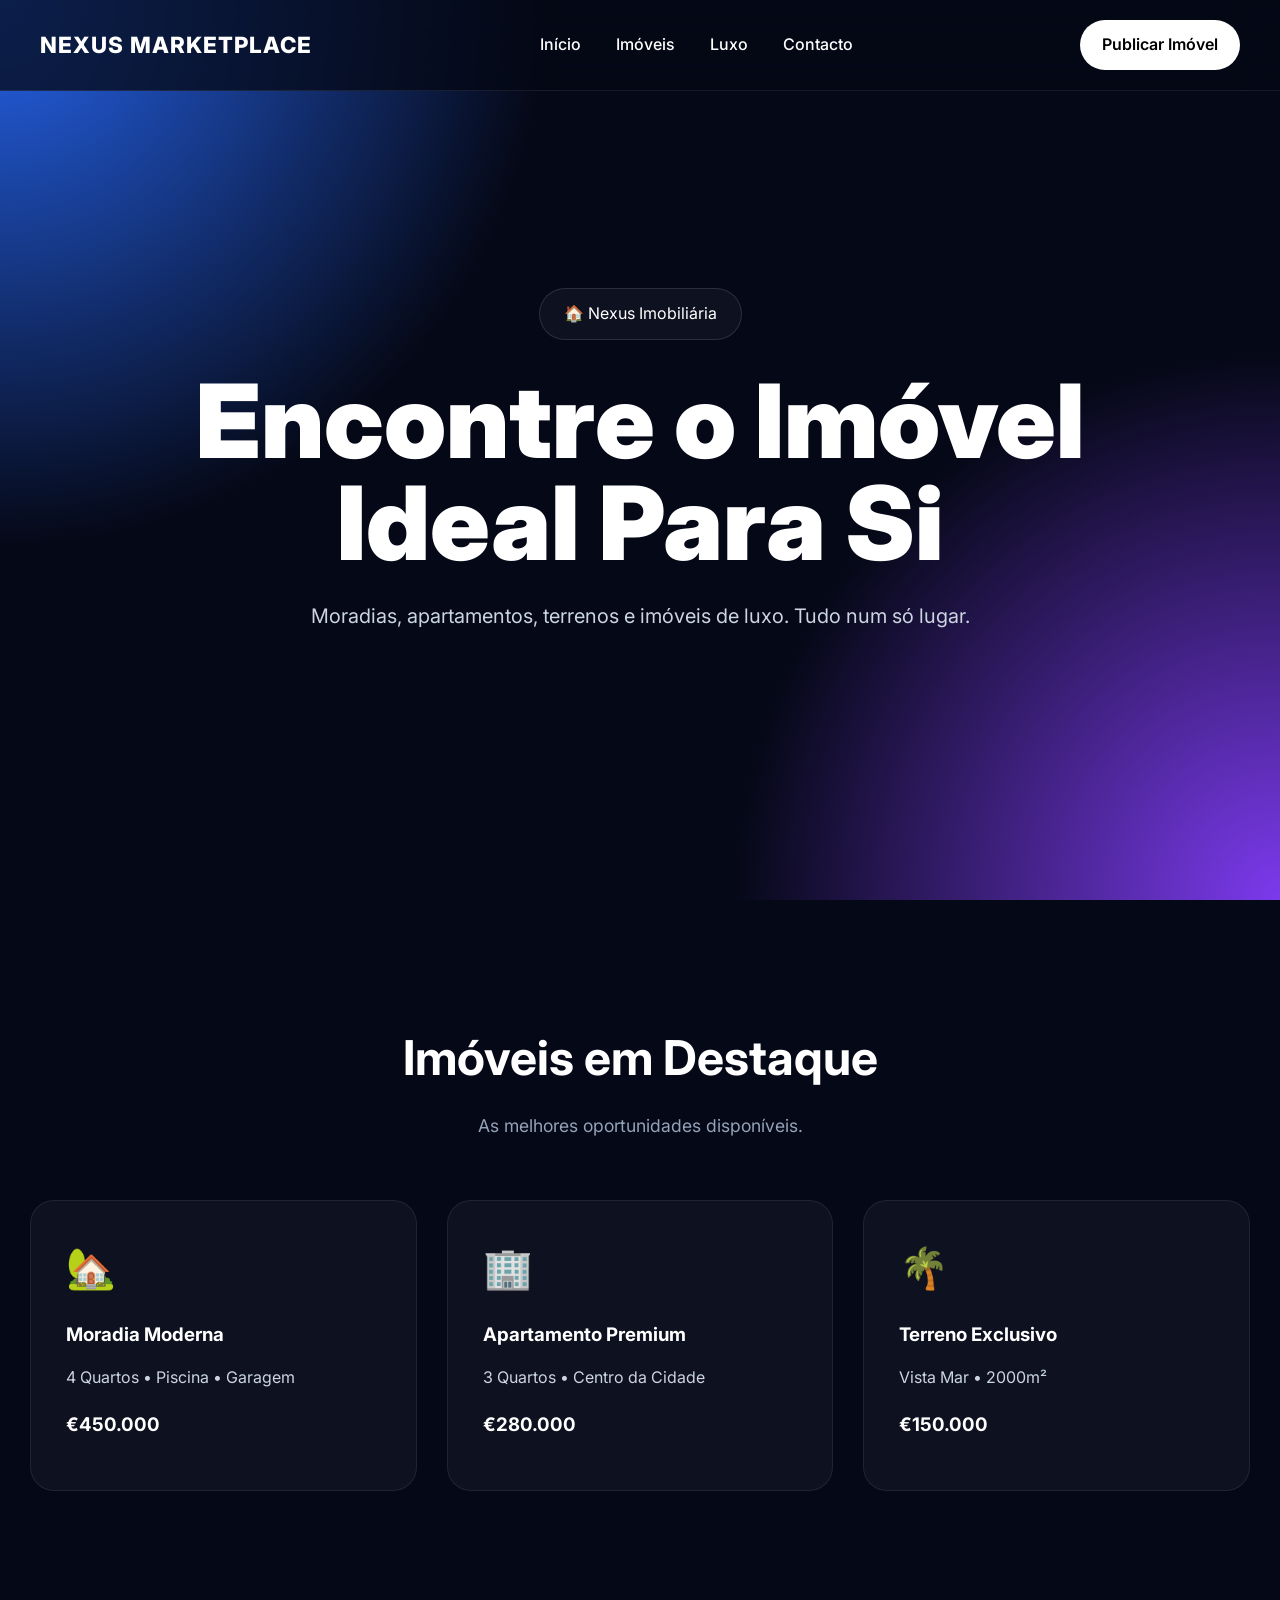
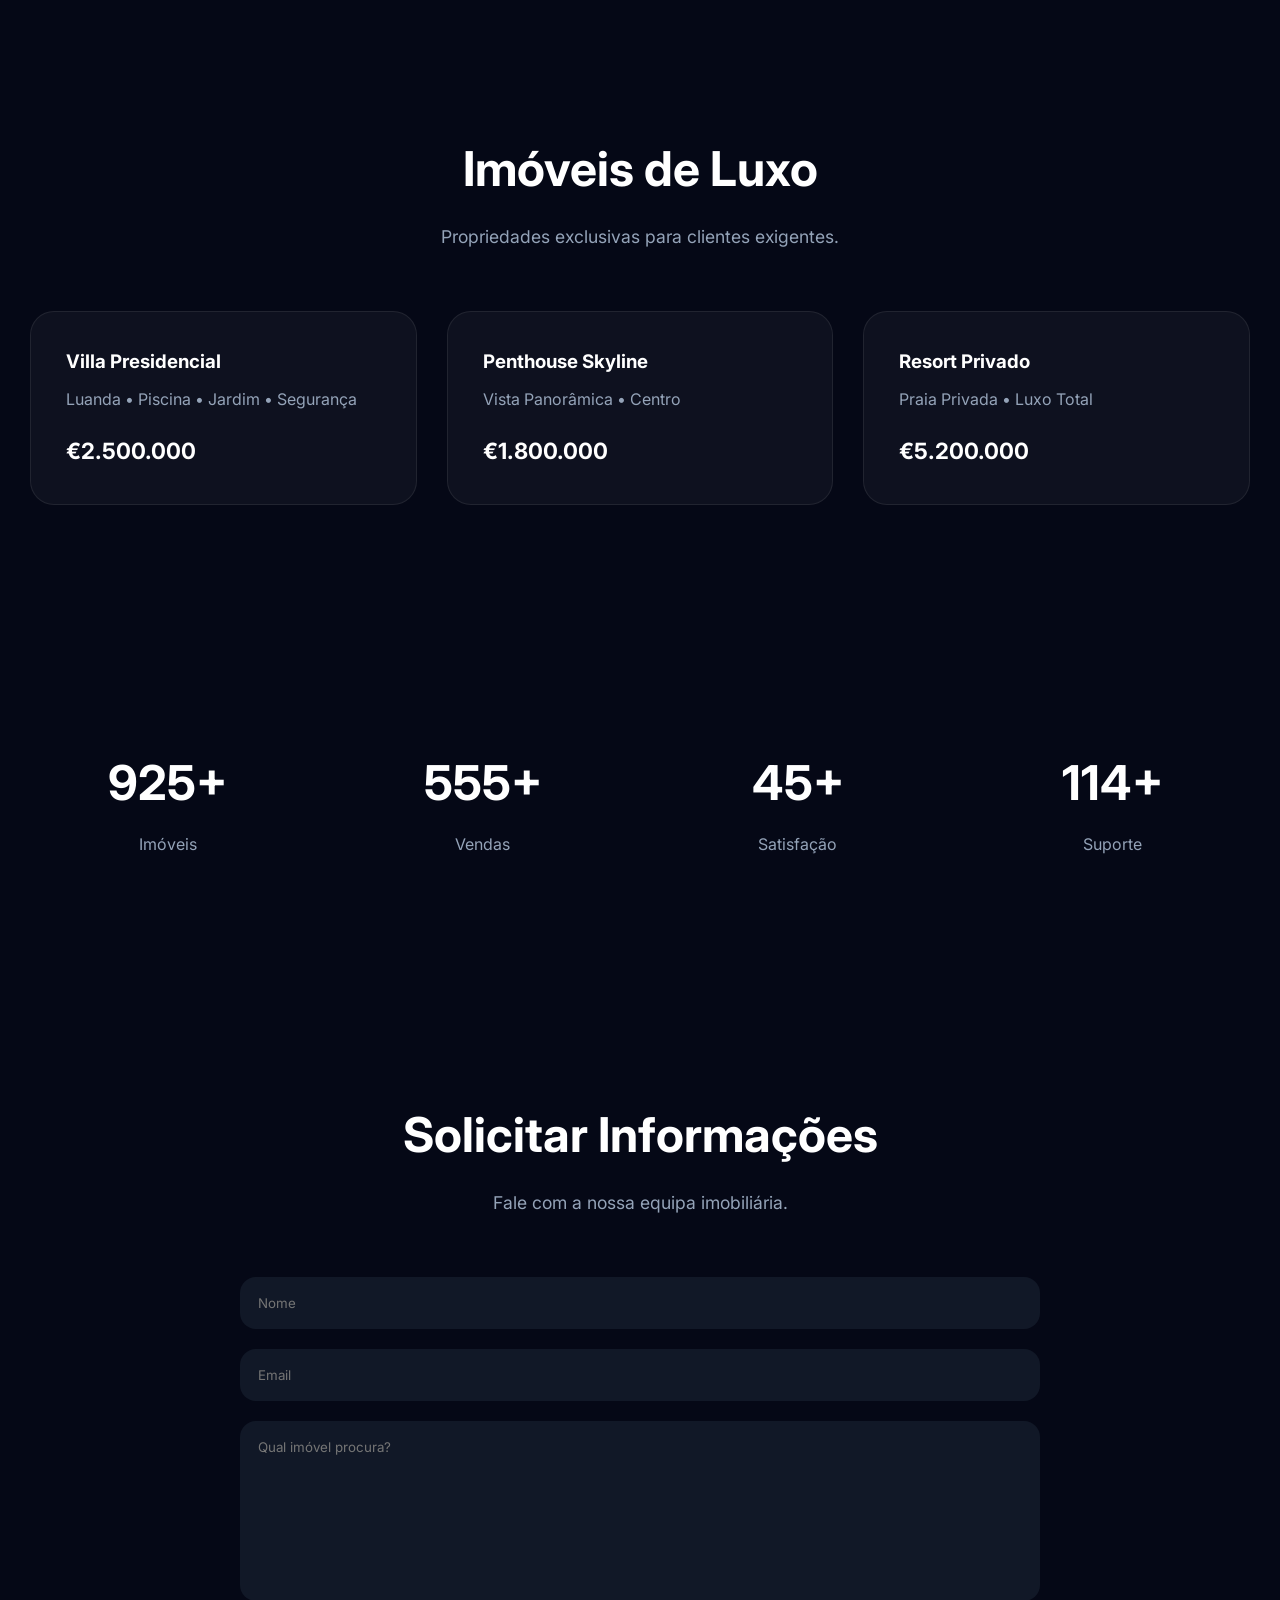
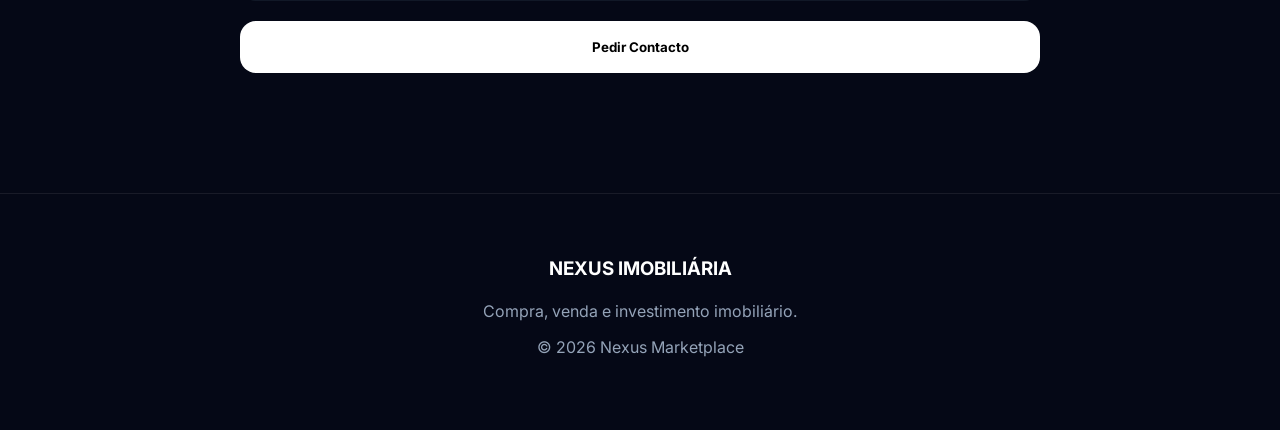
<file: index.html>
<!DOCTYPE html>
<html lang="pt">
<head>
<meta charset="UTF-8">
<meta name="viewport" content="width=device-width, initial-scale=1.0">

<title>Imobiliária | Nexus Marketplace</title>

<link rel="stylesheet" href="../assets/css/style.css">

<link rel="preconnect" href="https://fonts.googleapis.com">
<link href="https://fonts.googleapis.com/css2?family=Inter:wght@300;400;500;600;700;800&display=swap" rel="stylesheet">

</head>

<body>

<header class="header">

<nav class="navbar">

<a href="../index.html" class="logo">
NEXUS MARKETPLACE
</a>

<ul class="nav-links">

<li><a href="../index.html">Início</a></li>
<li><a href="#imoveis">Imóveis</a></li>
<li><a href="#luxo">Luxo</a></li>
<li><a href="#contacto">Contacto</a></li>

</ul>

<a href="#" class="nav-btn">
Publicar Imóvel
</a>

</nav>

</header>

<section class="hero">

<div class="hero-content">

<div class="hero-badge">
🏠 Nexus Imobiliária
</div>

<h1>
Encontre o Imóvel
Ideal Para Si
</h1>

<p>
Moradias, apartamentos, terrenos e imóveis de luxo.
Tudo num só lugar.
</p>

</div>

</section>

<section class="marketplace" id="imoveis">

<div class="section-header">

<h2>Imóveis em Destaque</h2>

<p>As melhores oportunidades disponíveis.</p>

</div>

<div class="cards">

<div class="card">

<div class="icon">🏡</div>

<h3>Moradia Moderna</h3>

<p>
4 Quartos • Piscina • Garagem
</p>

<h3>€450.000</h3>

</div>

<div class="card">

<div class="icon">🏢</div>

<h3>Apartamento Premium</h3>

<p>
3 Quartos • Centro da Cidade
</p>

<h3>€280.000</h3>

</div>

<div class="card">

<div class="icon">🌴</div>

<h3>Terreno Exclusivo</h3>

<p>
Vista Mar • 2000m²
</p>

<h3>€150.000</h3>

</div>

</div>

</section>

<section class="featured" id="luxo">

<div class="section-header">

<h2>Imóveis de Luxo</h2>

<p>Propriedades exclusivas para clientes exigentes.</p>

</div>

<div class="featured-grid">

<div class="featured-card">

<h3>Villa Presidencial</h3>

<p>Luanda • Piscina • Jardim • Segurança</p>

<span>€2.500.000</span>

</div>

<div class="featured-card">

<h3>Penthouse Skyline</h3>

<p>Vista Panorâmica • Centro</p>

<span>€1.800.000</span>

</div>

<div class="featured-card">

<h3>Resort Privado</h3>

<p>Praia Privada • Luxo Total</p>

<span>€5.200.000</span>

</div>

</div>

</section>

<section class="stats">

<div class="stat">

<h3>2000+</h3>

<p>Imóveis</p>

</div>

<div class="stat">

<h3>1200+</h3>

<p>Vendas</p>

</div>

<div class="stat">

<h3>98%</h3>

<p>Satisfação</p>

</div>

<div class="stat">

<h3>24/7</h3>

<p>Suporte</p>

</div>

</section>

<section class="contact" id="contacto">

<div class="section-header">

<h2>Solicitar Informações</h2>

<p>Fale com a nossa equipa imobiliária.</p>

</div>

<form>

<input type="text" placeholder="Nome" required>

<input type="email" placeholder="Email" required>

<textarea placeholder="Qual imóvel procura?" required></textarea>

<button type="submit">
Pedir Contacto
</button>

</form>

</section>

<footer>

<div class="footer-content">

<h3>NEXUS IMOBILIÁRIA</h3>

<p>
Compra, venda e investimento imobiliário.
</p>

<p>
© 2026 Nexus Marketplace
</p>

</div>

</footer>

<script src="../assets/js/app.js"></script>

</body>
</html>
<!-- Deploy Test -->
</file>
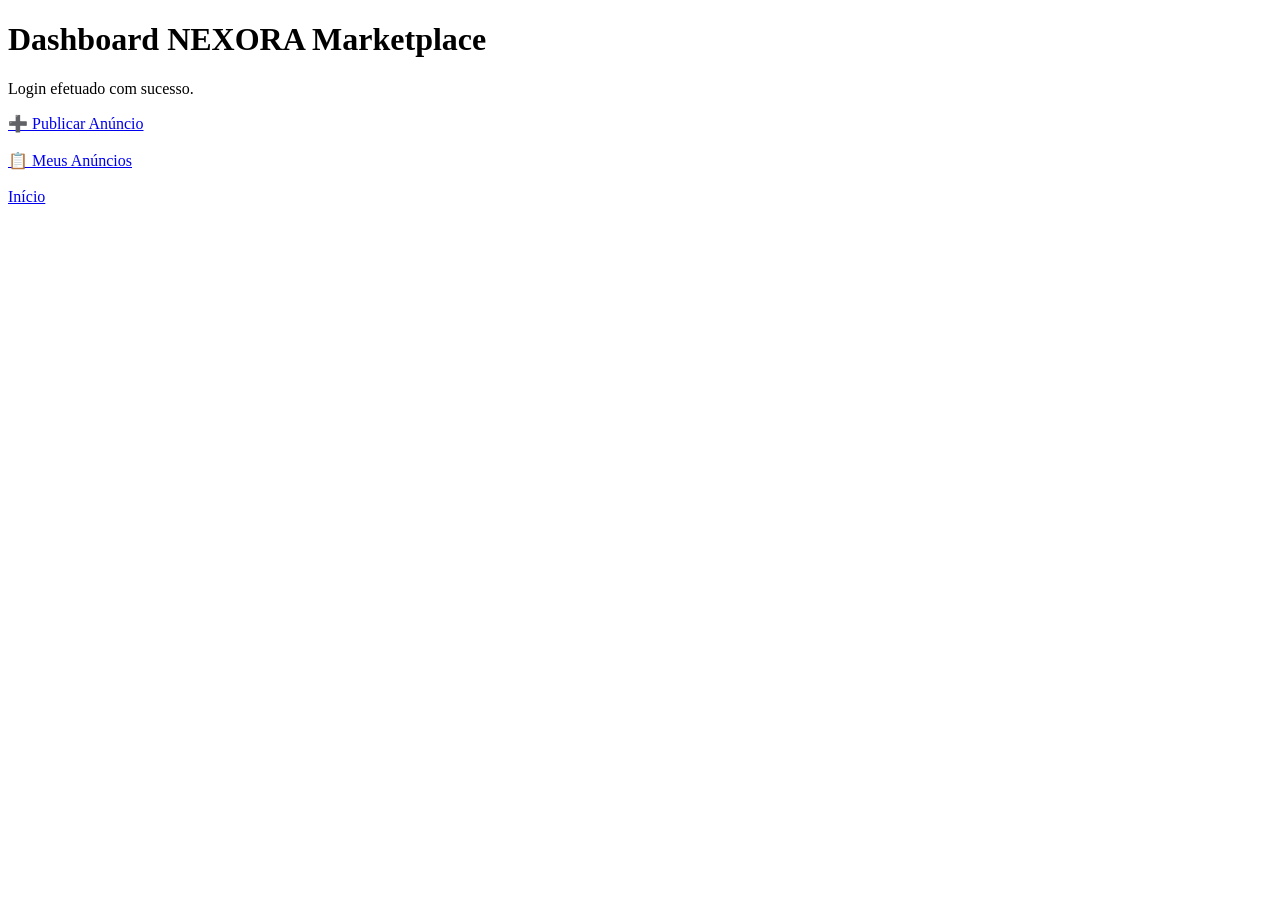
<file: pages/dashboard.html>
<!DOCTYPE html>
<html lang="pt">
<head>
<meta charset="UTF-8">
<meta name="viewport" content="width=device-width, initial-scale=1.0">
<title>Dashboard</title>
</head>
<body>

<h1>Dashboard NEXORA Marketplace</h1>

<p>Login efetuado com sucesso.</p>

<a href="publicar.html">
➕ Publicar Anúncio
</a>

<br><br>

<a href="meus-anuncios.html">
📋 Meus Anúncios
</a>

<br><br>

<a href="../index.html">Início</a>

</body>
</html>
</file>
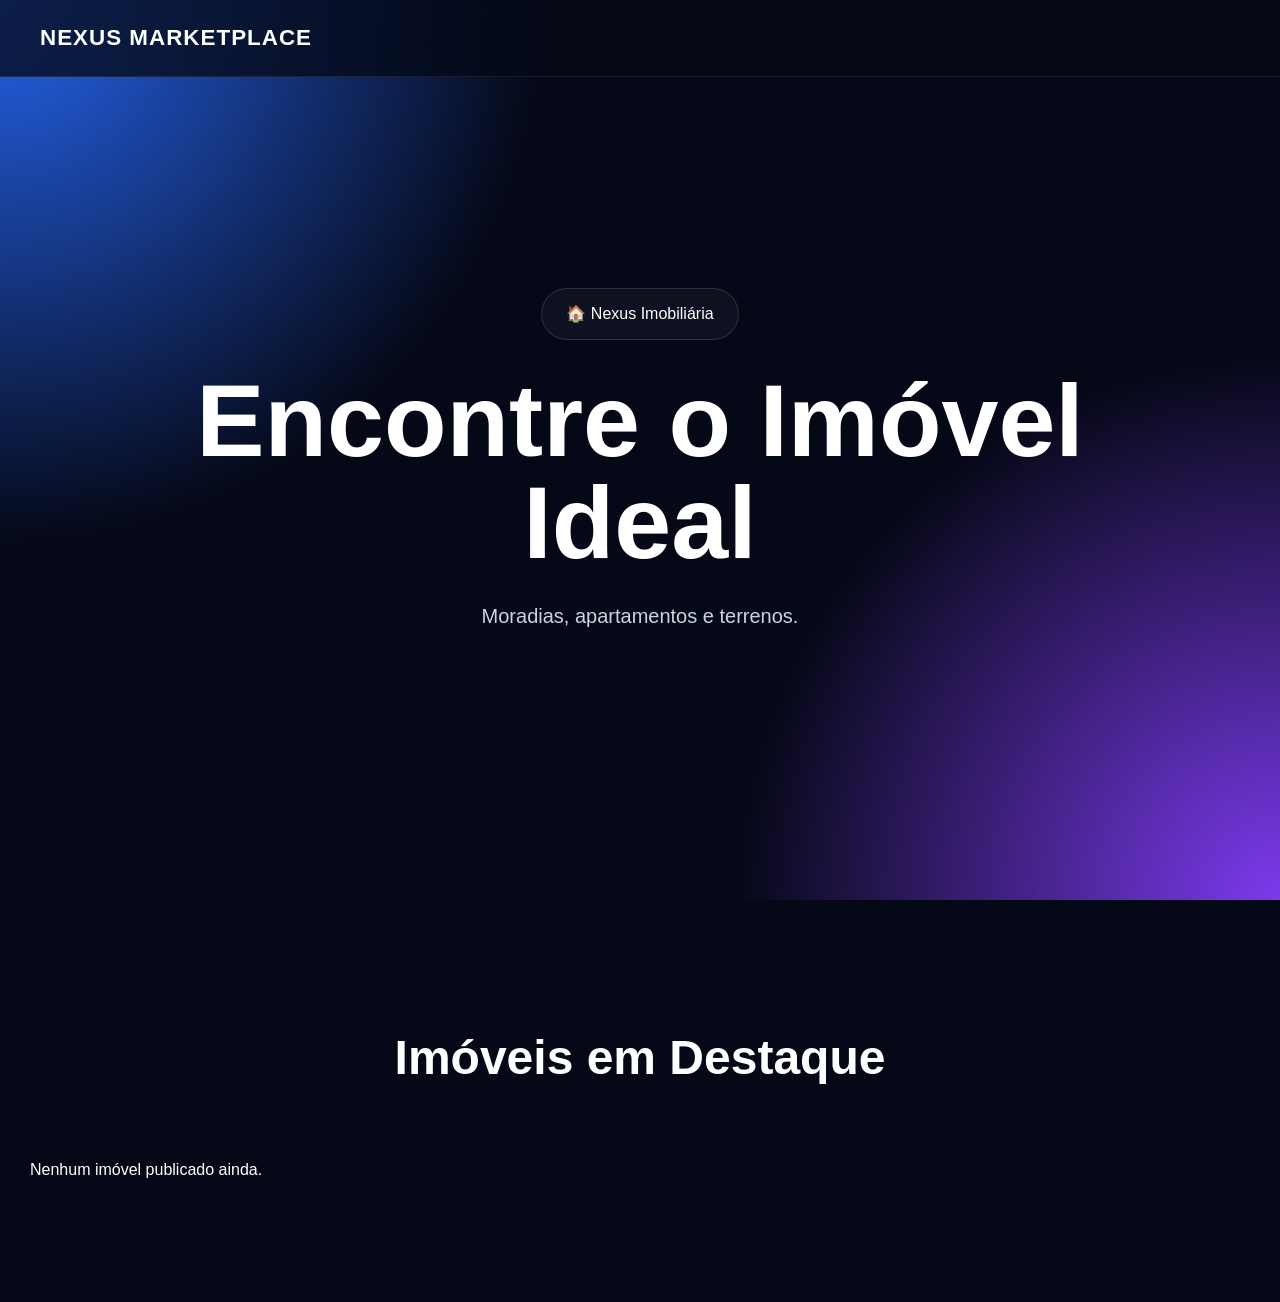
<file: pages/imobiliaria.html>
<!DOCTYPE html>
<html lang="pt">
<head>
<meta charset="UTF-8">
<meta name="viewport" content="width=device-width, initial-scale=1.0">
<title>Imobiliária | Nexus Marketplace</title>
<link rel="stylesheet" href="../assets/css/style.css">
</head>
<body>

<header class="header">
<nav class="navbar">
<a href="../index.html" class="logo">NEXUS MARKETPLACE</a>
</nav>
</header>

<section class="hero">
<div class="hero-content">

<div class="hero-badge">
🏠 Nexus Imobiliária
</div>

<h1>
Encontre o Imóvel Ideal
</h1>

<p>
Moradias, apartamentos e terrenos.
</p>

</div>
</section>

<section class="marketplace">

<div class="section-header">
<h2>Imóveis em Destaque</h2>
</div>

<div id="anuncios-container" class="cards">
    <p>Nenhum imóvel publicado ainda.</p>
</div>
</div>

</section>

<script src="../assets/js/app.js"></script>

</body>
</html>
<!-- Deploy Test -->
</file>
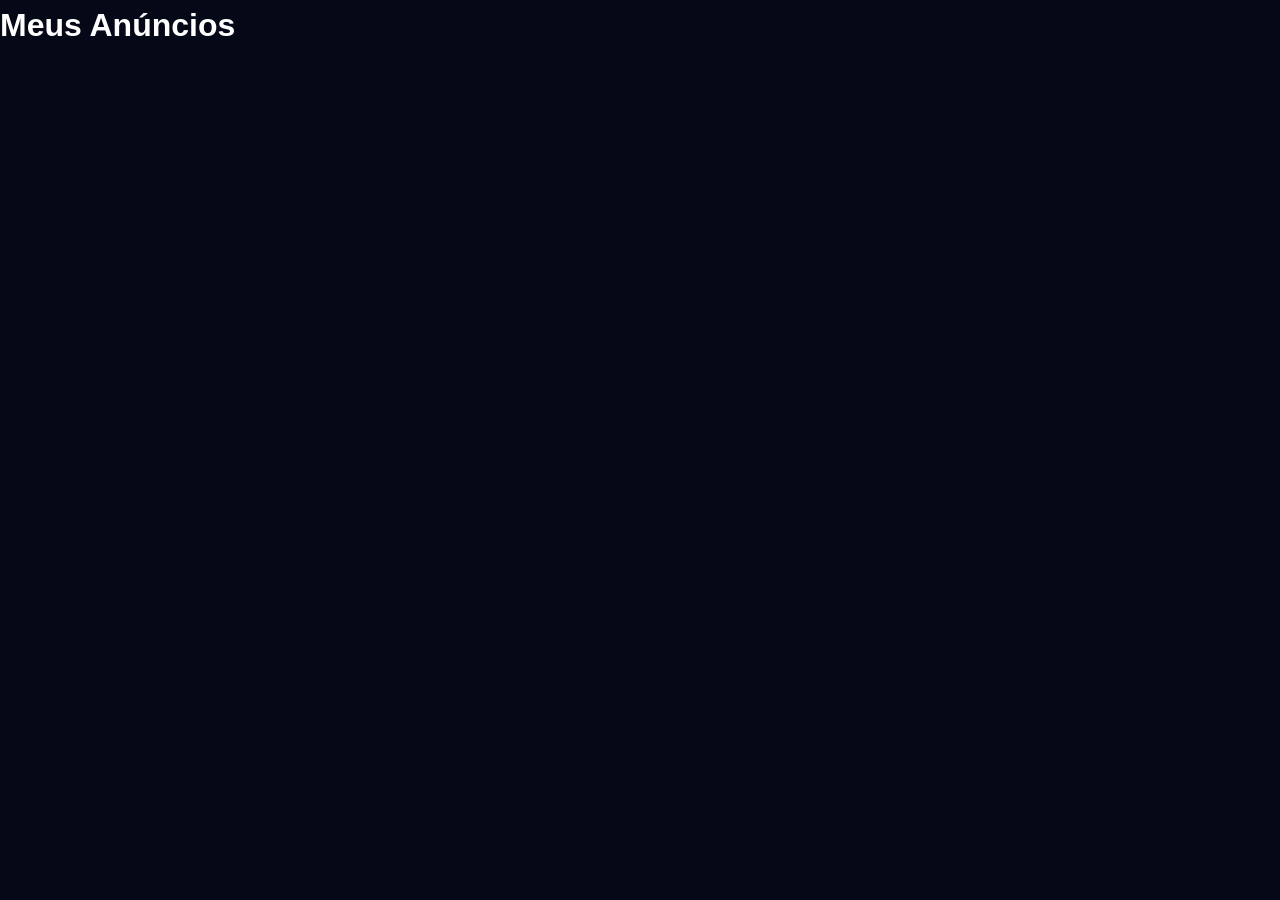
<file: pages/meus-anuncios.html>
<!DOCTYPE html>
<html lang="pt">
<head>
<meta charset="UTF-8">
<title>Meus Anúncios</title>

<link rel="stylesheet" href="../assets/css/style.css">

</head>
<body>

<h1>Meus Anúncios</h1>

<div id="resultado"></div>

<script>

const anuncio =
JSON.parse(
localStorage.getItem("ultimoAnuncio")
);

if(anuncio){

document.getElementById("resultado")
.innerHTML = `

<h2>${anuncio.titulo}</h2>

<p><strong>Categoria:</strong>
${anuncio.categoria}</p>

<p><strong>Preço:</strong>
€${anuncio.preco}</p>

<p><strong>Localização:</strong>
${anuncio.localizacao}</p>

<p><strong>Telefone:</strong>
${anuncio.telefone}</p>

<p>${anuncio.descricao}</p>

`;

}

</script>

</body>
</html>
</file>
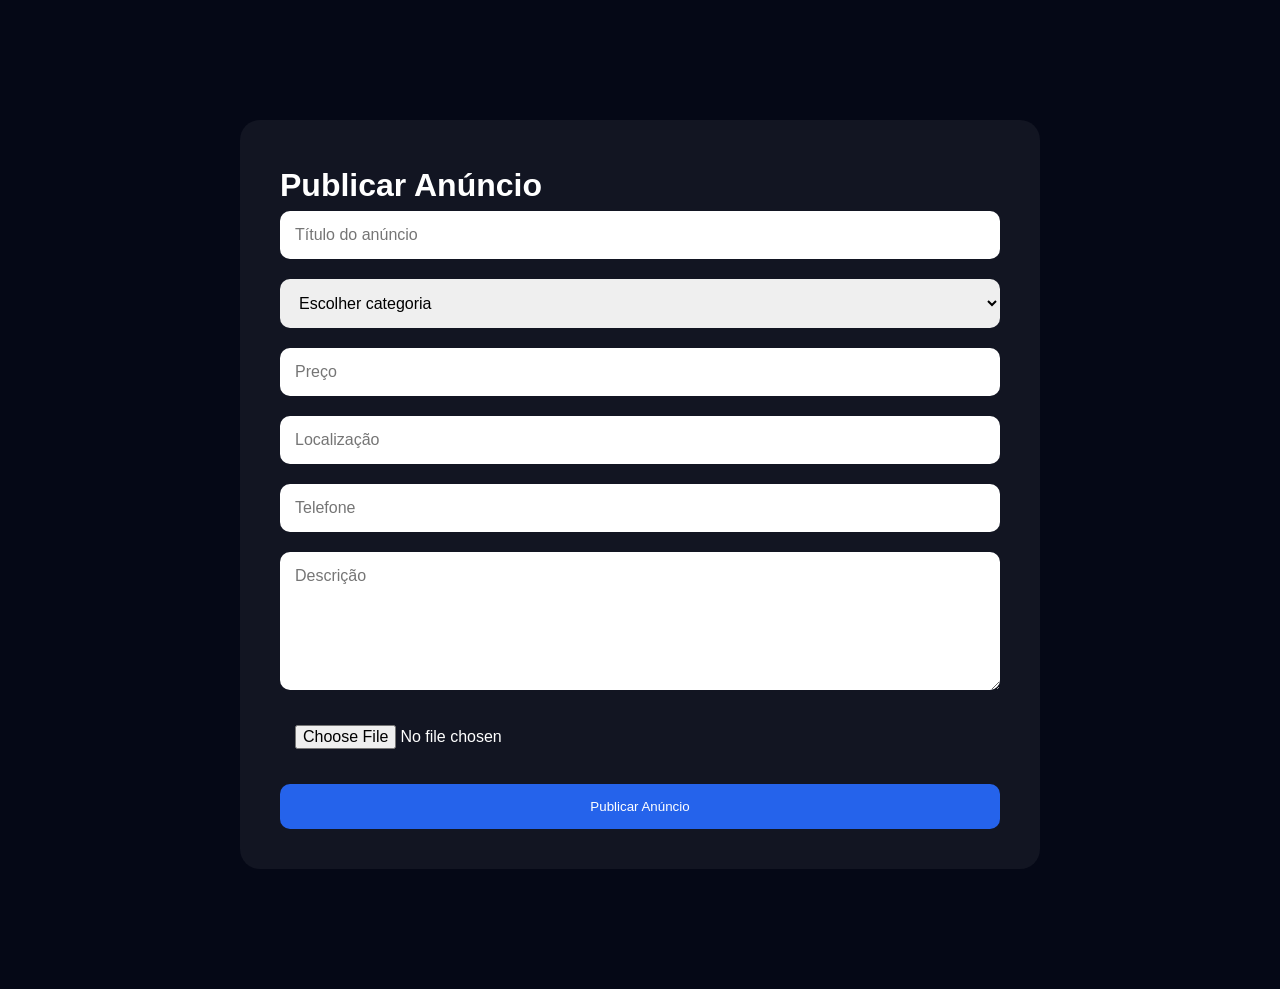
<file: pages/publicar.html>
<!DOCTYPE html>
<html lang="pt">
<head>
<meta charset="UTF-8">
<meta name="viewport" content="width=device-width, initial-scale=1.0">
<title>Publicar Anúncio | NEXORA</title>

<link rel="stylesheet" href="../assets/css/style.css">

<style>

.publish-container{
max-width:800px;
margin:120px auto;
padding:40px;
background:rgba(255,255,255,.05);
border-radius:20px;
}

.publish-form{
display:flex;
flex-direction:column;
gap:20px;
}

.publish-form input,
.publish-form textarea,
.publish-form select{
padding:15px;
border:none;
border-radius:10px;
font-size:16px;
}

.publish-form button{
padding:15px;
background:#2563eb;
color:white;
border:none;
border-radius:10px;
cursor:pointer;
}

</style>

</head>
<body>

<div class="publish-container">

<h1>Publicar Anúncio</h1>

<form id="publishForm" class="publish-form">

<input type="text" id="titulo" placeholder="Título do anúncio" required>

<select id="categoria" required>
<option value="">Escolher categoria</option>
<option>Imobiliária</option>
<option>Telemóveis</option>
<option>Tecnologia</option>
<option>Serviços</option>
<option>Loja Online</option>
</select>

<input type="number" id="preco" placeholder="Preço">

<input type="text" id="localizacao" placeholder="Localização">

<input type="tel" id="telefone" placeholder="Telefone">

<textarea
id="descricao"
rows="6"
placeholder="Descrição">
</textarea>

<input type="file" id="foto">

<button type="submit">
Publicar Anúncio
</button>

</form>

</div>

<script>

document
.getElementById("publishForm")
.addEventListener("submit",(e)=>{

e.preventDefault();

const anuncio = {

titulo:
document.getElementById("titulo").value,

categoria:
document.getElementById("categoria").value,

preco:
document.getElementById("preco").value,

localizacao:
document.getElementById("localizacao").value,

telefone:
document.getElementById("telefone").value,

descricao:
document.getElementById("descricao").value

};

localStorage.setItem(
"ultimoAnuncio",
JSON.stringify(anuncio)
);

alert("Anúncio publicado!");

window.location.href="meus-anuncios.html";

});

</script>

</body>
</html>
</file>
<file: assets/css/style.css>
/* RESET */

*{
margin:0;
padding:0;
box-sizing:border-box;
font-family:'Inter',sans-serif;
scroll-behavior:smooth;
}

body{
background:#050816;
color:#ffffff;
overflow-x:hidden;
line-height:1.6;
}

/* HEADER */

.header{
position:fixed;
top:0;
left:0;
width:100%;
z-index:1000;
backdrop-filter:blur(20px);
background:rgba(5,8,22,.75);
border-bottom:1px solid rgba(255,255,255,.08);
}

.navbar{
max-width:1400px;
margin:auto;
padding:20px 40px;
display:flex;
align-items:center;
justify-content:space-between;
}

.logo{
text-decoration:none;
color:white;
font-weight:800;
font-size:1.4rem;
letter-spacing:1px;
}

.nav-links{
display:flex;
list-style:none;
gap:35px;
}

.nav-links a{
text-decoration:none;
color:white;
font-weight:500;
transition:.3s;
}

.nav-links a:hover{
color:#60a5fa;
}

.nav-btn{
text-decoration:none;
padding:12px 22px;
background:white;
color:black;
border-radius:999px;
font-weight:600;
}

/* HERO */

.hero{
min-height:100vh;
display:flex;
align-items:center;
justify-content:center;
text-align:center;
padding:120px 20px 60px;

background:
radial-gradient(circle at top left,#2563eb 0%,transparent 35%),
radial-gradient(circle at bottom right,#7c3aed 0%,transparent 35%),
#050816;
}

.hero-content{
max-width:1100px;
}

.hero-badge{
display:inline-block;
padding:12px 24px;
border-radius:999px;
border:1px solid rgba(255,255,255,.12);
background:rgba(255,255,255,.04);
margin-bottom:30px;
}

.hero h1{
font-size:clamp(3rem,8vw,7rem);
line-height:1;
font-weight:900;
margin-bottom:25px;
}

.hero p{
max-width:800px;
margin:auto;
font-size:1.25rem;
color:#cbd5e1;
margin-bottom:40px;
}

.hero-buttons{
display:flex;
justify-content:center;
gap:20px;
flex-wrap:wrap;
}

.btn-primary{
background:white;
color:black;
padding:16px 34px;
border-radius:999px;
text-decoration:none;
font-weight:700;
}

.btn-secondary{
padding:16px 34px;
border-radius:999px;
border:1px solid white;
color:white;
text-decoration:none;
}

/* SECTIONS */

.marketplace,
.featured,
.about,
.contact{
max-width:1400px;
margin:auto;
padding:120px 30px;
}

.section-header{
text-align:center;
margin-bottom:60px;
}

.section-header h2{
font-size:3rem;
margin-bottom:15px;
}

.section-header p{
color:#94a3b8;
font-size:1.1rem;
}

/* CARDS */

.cards{
display:grid;
grid-template-columns:repeat(auto-fit,minmax(260px,1fr));
gap:30px;
}

.card{
background:rgba(255,255,255,.04);
border:1px solid rgba(255,255,255,.08);
border-radius:24px;
padding:35px;
transition:.35s;
}

.card:hover{
transform:translateY(-8px);
border-color:#2563eb;
}

.icon{
font-size:2.5rem;
margin-bottom:20px;
}

.card h3{
margin-bottom:15px;
}

.card p{
color:#cbd5e1;
margin-bottom:20px;
}

.card a{
text-decoration:none;
color:#60a5fa;
font-weight:600;
}

/* FEATURED */

.featured-grid{
display:grid;
grid-template-columns:repeat(auto-fit,minmax(300px,1fr));
gap:30px;
}

.featured-card{
padding:35px;
border-radius:24px;
background:rgba(255,255,255,.04);
border:1px solid rgba(255,255,255,.08);
}

.featured-card h3{
margin-bottom:10px;
}

.featured-card p{
color:#94a3b8;
margin-bottom:20px;
}

.featured-card span{
font-size:1.4rem;
font-weight:700;
}

/* STATS */

.stats{
padding:120px 20px;
display:grid;
grid-template-columns:repeat(4,1fr);
text-align:center;
gap:20px;
}

.stat h3{
font-size:3rem;
margin-bottom:10px;
}

.stat p{
color:#94a3b8;
}

/* ABOUT */

.about-grid{
display:grid;
grid-template-columns:repeat(auto-fit,minmax(280px,1fr));
gap:30px;
}

.about-grid div{
padding:30px;
border-radius:20px;
background:rgba(255,255,255,.04);
border:1px solid rgba(255,255,255,.08);
}

/* CONTACT */

.contact form{
display:flex;
flex-direction:column;
gap:20px;
max-width:800px;
margin:auto;
}

.contact input,
.contact textarea{
padding:18px;
border:none;
border-radius:16px;
background:#111827;
color:white;
}

.contact textarea{
min-height:180px;
resize:none;
}

.contact button{
padding:18px;
border:none;
border-radius:16px;
background:white;
font-weight:700;
cursor:pointer;
}

/* FOOTER */

footer{
padding:60px 20px;
border-top:1px solid rgba(255,255,255,.08);
text-align:center;
}

.footer-content{
max-width:800px;
margin:auto;
}

.footer-content h3{
margin-bottom:15px;
}

.footer-content p{
color:#94a3b8;
margin-bottom:10px;
}

/* MOBILE */

@media(max-width:900px){

.navbar{
flex-direction:column;
gap:20px;
}

.nav-links{
flex-wrap:wrap;
justify-content:center;
}

.hero h1{
font-size:3.2rem;
}

.section-header h2{
font-size:2.2rem;
}

.stats{
grid-template-columns:1fr 1fr;
}

}

@media(max-width:600px){

.stats{
grid-template-columns:1fr;
}

.nav-links{
gap:15px;
}

.hero{
padding-top:180px;
}

.hero h1{
font-size:2.6rem;
}

.hero p{
font-size:1rem;
}

}

.whatsapp-btn{
display:inline-block;
padding:15px 30px;
background:#25D366;
color:white;
font-weight:700;
border-radius:12px;
text-decoration:none;
margin-bottom:30px;
transition:0.3s;
}

.whatsapp-btn:hover{
transform:translateY(-3px);
}

.contact-actions{
text-align:center;
margin:25px 0;
}
</file>
